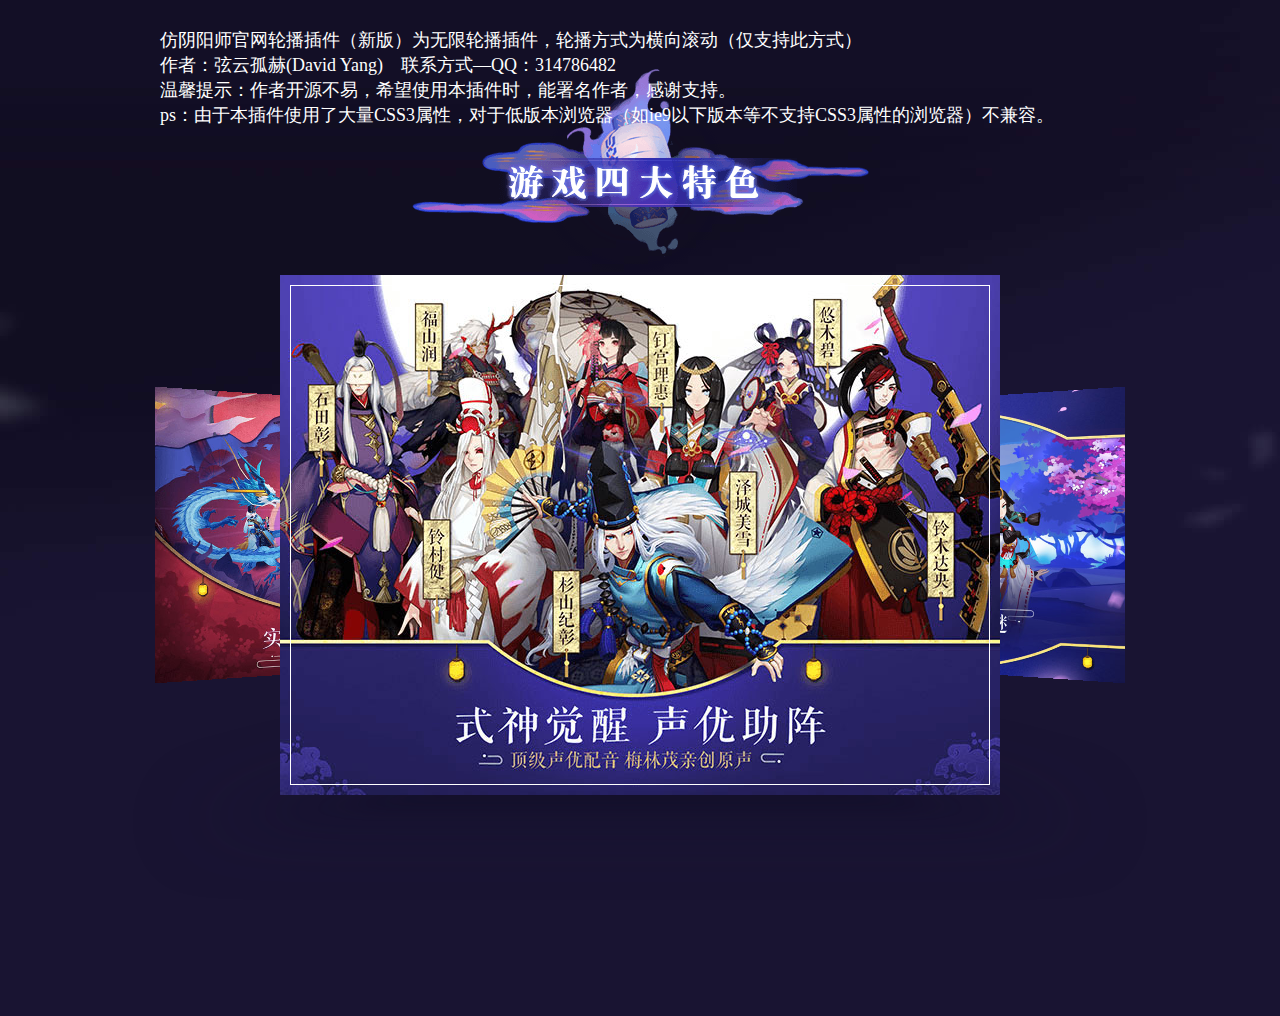
<file: index.html>
<!DOCTYPE html>
<html lang="en">
<head>
	<meta charset="UTF-8">
	<title>阴阳师轮播图—jQuery插件</title>
	<link rel="stylesheet" href="css/jquery-yys-slider.css">
</head>
<body>
	<h1>
    仿阴阳师官网轮播插件（新版）为无限轮播插件，轮播方式为横向滚动（仅支持此方式）<br>
    作者：弦云孤赫(David Yang)&nbsp;&nbsp;&nbsp;&nbsp;联系方式—QQ：314786482&nbsp;&nbsp;&nbsp;&nbsp;<br>
    温馨提示：作者开源不易，希望使用本插件时，能署名作者，感谢支持。<br>
    ps：由于本插件使用了大量CSS3属性，对于低版本浏览器（如ie9以下版本等不支持CSS3属性的浏览器）不兼容。<br>
  </h1>
	<div class="content-part part-tese">
    <div class="content-title"></div>
    <div class="shadow"></div>
    <div class="gallery_container"></div>
  </div>
<script src="js/jquery-1.11.3.js"></script>
<script src="js/jquery-yys-slider.js"></script>
<script>
$(function(){
	$('.content-part.part-tese').addClass('show');
	$('.gallery_container').gallery_slider({
    imgNum: 4,
    imgArr: [
      'images/yys_banner1.jpg',
      'images/yys_banner2.jpg',
      'images/yys_banner3.jpg',
      'images/yys_banner4.jpg'
    ]
  });
})
</script>
</body>
</html>
</file>
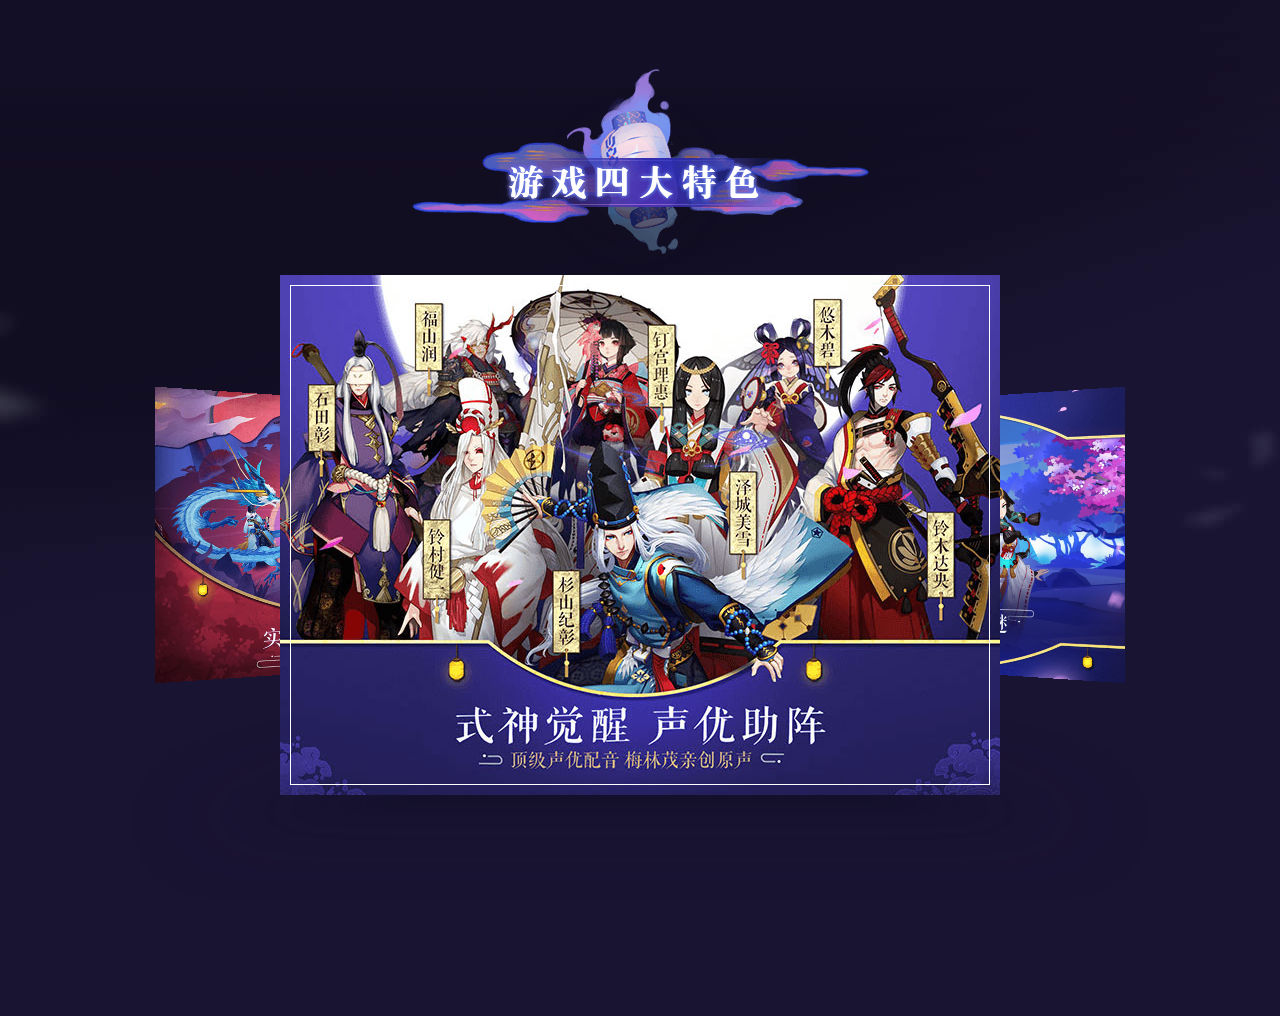
<file: demo.html>
<!DOCTYPE html>
<html lang="en">
<head>
	<meta charset="UTF-8">
	<title>阴阳师轮播图—jQuery插件</title>
	<link rel="stylesheet" href="css/jquery-yys-slider.css">
</head>
<body>
	<div class="content-part part-tese">
    <div class="content-title"></div>
    <div class="shadow"></div>
    <div class="gallery_container"></div>
  </div>
<script src="js/jquery-1.11.3.js"></script>
<script src="js/jquery-yys-slider.js"></script>
<script>
$(function(){
	$('.content-part.part-tese').addClass('show');
	$('.gallery_container').gallery_slider({
    imgNum: 5,
    imgArr: [
      'images/yys_banner1.jpg',
      'images/yys_banner2.jpg',
      'images/yys_banner3.jpg',
      'images/yys_banner4.jpg',
      'images/yys_banner5.jpg'
    ]
  });
})
</script>
</body>
</html>
</file>
